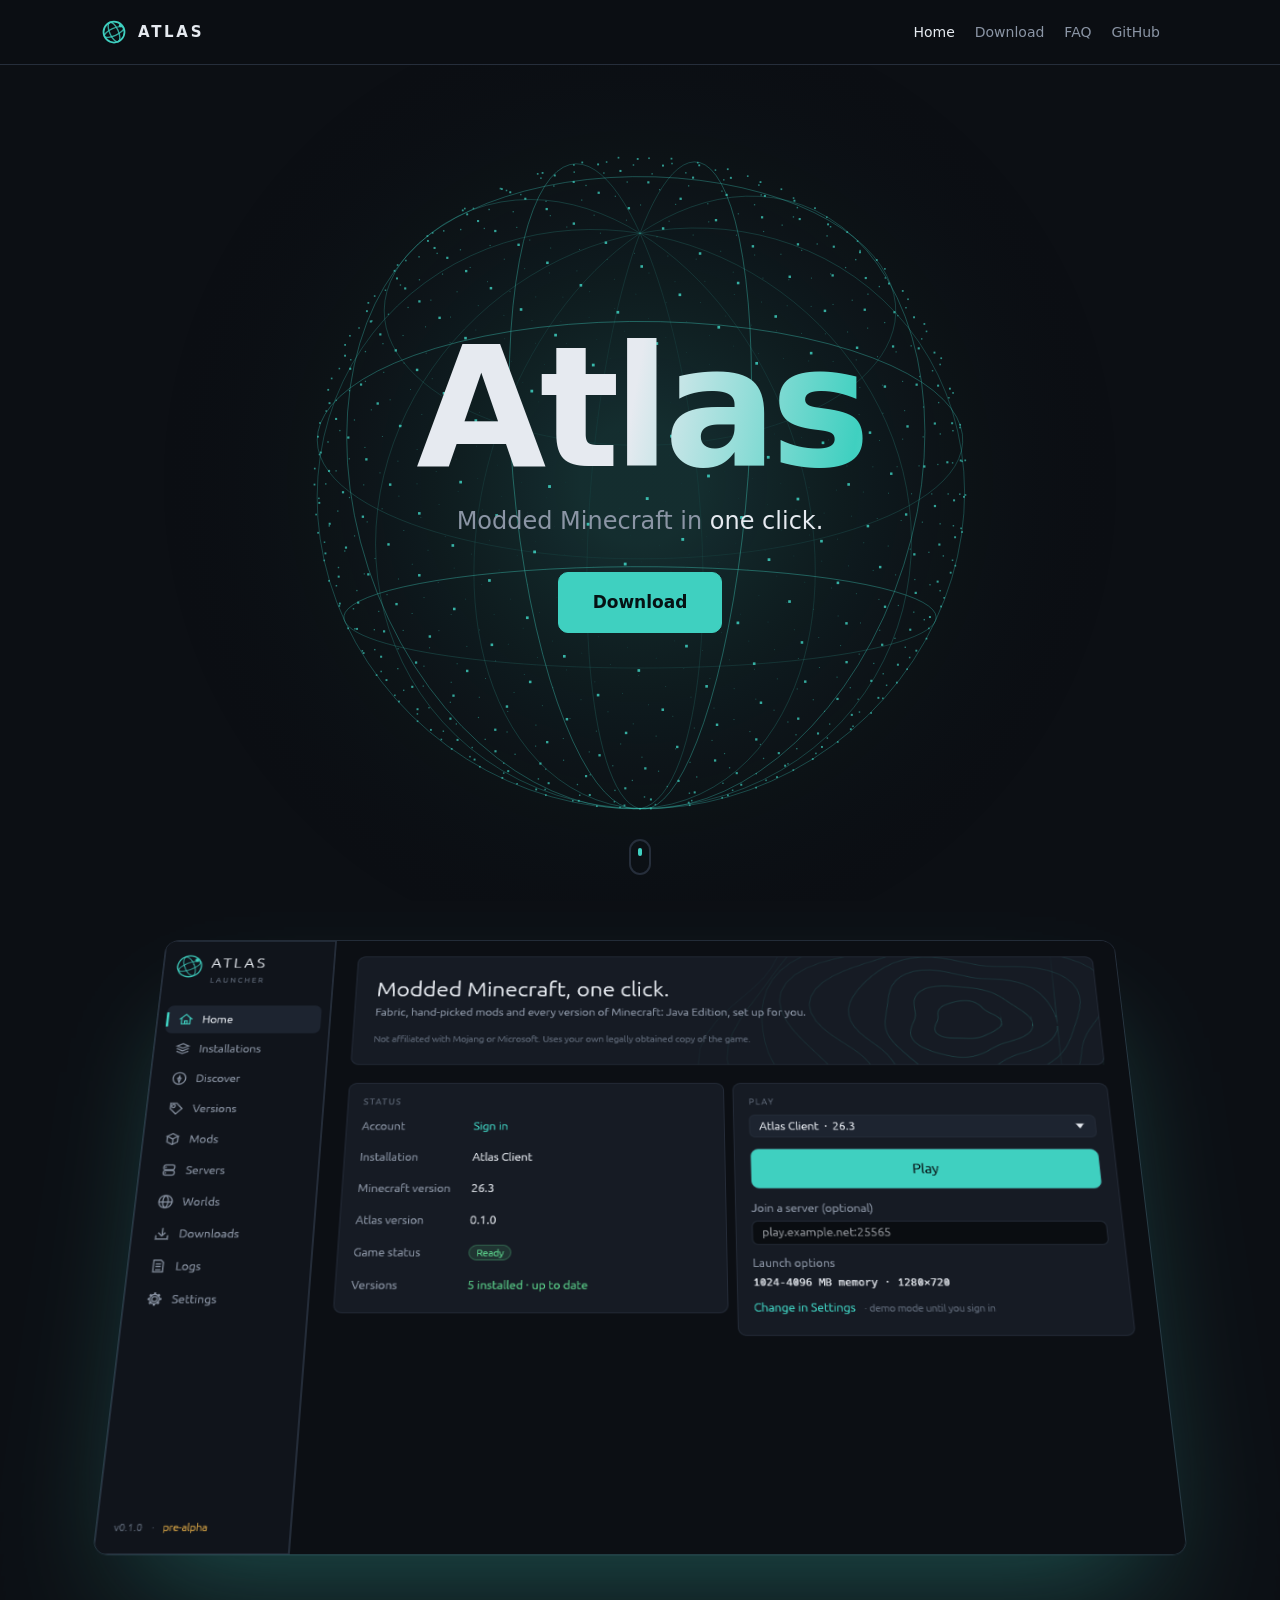
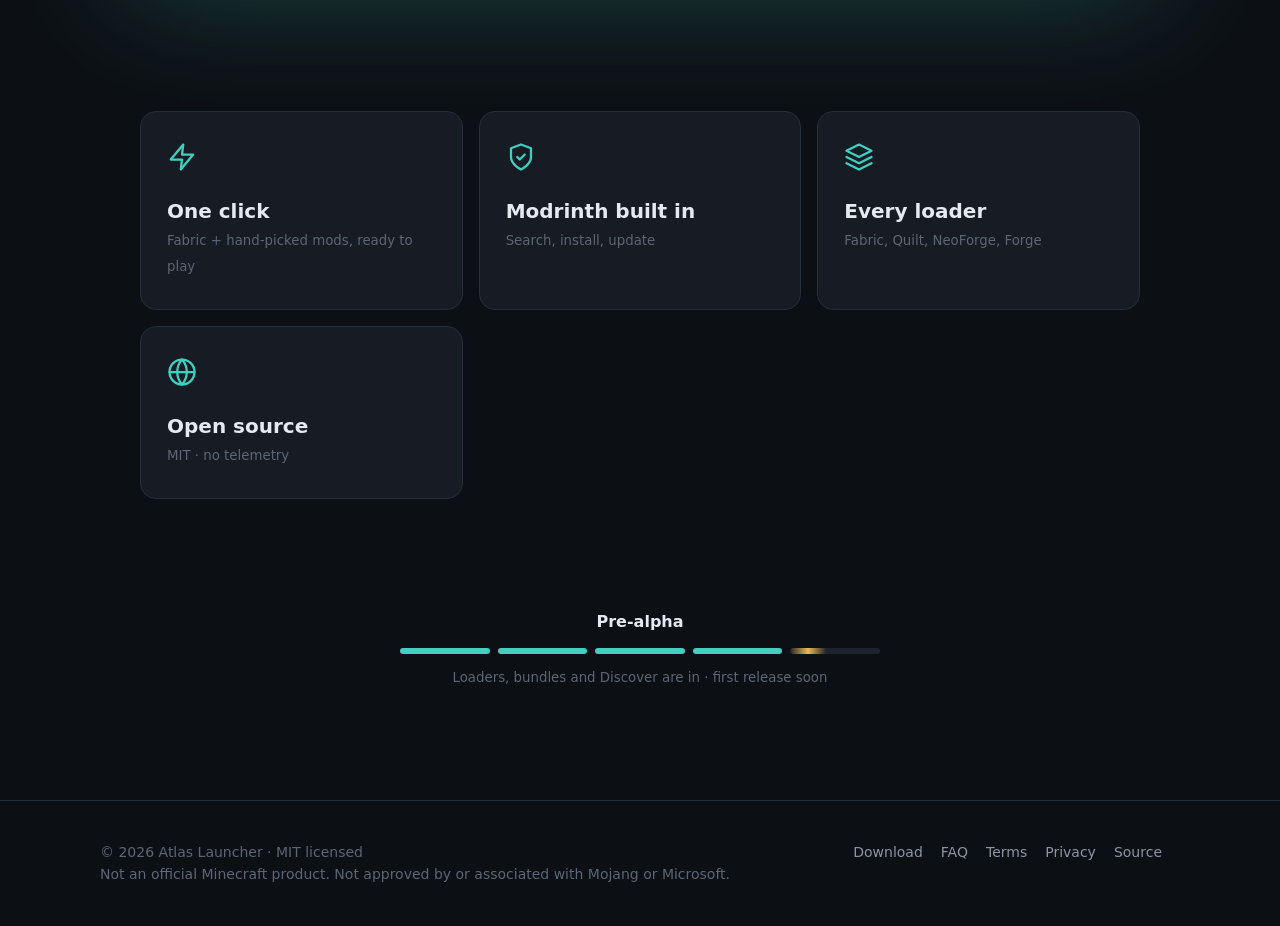
<file: index.html>
<!doctype html>
<html lang="en">
<head>
<meta charset="utf-8">
<meta name="viewport" content="width=device-width,initial-scale=1">
<title>Atlas Launcher</title>
<meta name="description" content="Modded Minecraft in one click: Fabric, hand-picked mods and every loader, in a fast open-source launcher.">
<meta name="theme-color" content="#0c0f14">
<meta property="og:title" content="Atlas Launcher">
<meta property="og:description" content="Modded Minecraft in one click: Fabric, hand-picked mods and every loader, in a fast open-source launcher.">
<meta property="og:image" content="assets/home.png">
<link rel="icon" href="assets/favicon.svg" type="image/svg+xml">
<link rel="stylesheet" href="assets/style.css">
<script src="assets/site.js" defer></script>
</head>
<body>
<header class="nav"><div class="wrap">
<a class="brand" href="index.html"><svg viewBox="0 0 32 32" fill="none" aria-hidden="true"><circle cx="16" cy="16" r="12" stroke="#3fd0c0" stroke-width="2"/><ellipse cx="16" cy="16" rx="5" ry="12" transform="rotate(-24 16 16)" stroke="#3fd0c0" stroke-opacity=".8" stroke-width="1.6"/><ellipse cx="16" cy="16" rx="12" ry="4.2" transform="rotate(-24 16 16)" stroke="#3fd0c0" stroke-opacity=".8" stroke-width="1.6"/><circle cx="23.5" cy="8.5" r="2" fill="#3fd0c0"/></svg>ATLAS</a>
<button class="menu-btn" aria-expanded="false" aria-label="Menu">Menu</button>
<ul><li><a href="index.html" aria-current="page">Home</a></li><li><a href="download.html">Download</a></li><li><a href="faq.html">FAQ</a></li><li><a href="https://github.com/sayovc/Atlas-Launcher">GitHub</a></li><li><a href="#" data-discord hidden>Discord</a></li></ul>
</div></header>
<main>
<section class="hero2"><canvas id="globe" aria-hidden="true"></canvas>
<div class="inner">
<h1 class="title">Atlas</h1>
<p class="tag">Modded Minecraft in <span class="word" id="word">one click.</span></p>
<a class="btn primary glow magnetic" href="download.html">Download</a>
</div><span class="scroll-hint" aria-hidden="true"></span></section>

<div class="stage"><div class="frame"><img src="assets/home.png" alt="Atlas launcher home screen"></div></div>

<div class="tiles">
<div class="spot"><svg viewBox="0 0 24 24" fill="none" stroke="currentColor" stroke-width="1.8" stroke-linecap="round" stroke-linejoin="round"><path d="M13 2 3 14h9l-1 8 10-12h-9l1-8z"/></svg><b>One click</b><small>Fabric + hand-picked mods, ready to play</small></div>
<div class="spot"><svg viewBox="0 0 24 24" fill="none" stroke="currentColor" stroke-width="1.8" stroke-linecap="round" stroke-linejoin="round"><path d="M12 22s8-4 8-10V5l-8-3-8 3v7c0 6 8 10 8 10z"/><path d="m9 12 2 2 4-4"/></svg><b>Modrinth built in</b><small>Search, install, update</small></div>
<div class="spot"><svg viewBox="0 0 24 24" fill="none" stroke="currentColor" stroke-width="1.8" stroke-linecap="round" stroke-linejoin="round"><path d="M12 2 2 7l10 5 10-5-10-5z"/><path d="m2 17 10 5 10-5"/><path d="m2 12 10 5 10-5"/></svg><b>Every loader</b><small>Fabric, Quilt, NeoForge, Forge</small></div>
<div class="spot"><svg viewBox="0 0 24 24" fill="none" stroke="currentColor" stroke-width="1.8" stroke-linecap="round" stroke-linejoin="round"><circle cx="12" cy="12" r="10"/><path d="M2 12h20"/><path d="M12 2a15 15 0 0 1 0 20 15 15 0 0 1 0-20z"/></svg><b>Open source</b><small>MIT · no telemetry</small></div>
</div>

<div class="progress"><b>Pre-alpha</b>
<div class="bar"><i class="done"></i><i class="done"></i><i class="done"></i><i class="done"></i><i class="now"></i></div>
<small>Loaders, bundles and Discover are in · first release soon</small></div>
<script src="assets/globe.js" defer></script>
<script>
(() => {
  const words = ["one click.", "seconds.", "any version.", "the open."];
  const el = document.getElementById("word"); let i = 0;
  if (matchMedia("(prefers-reduced-motion: reduce)").matches) return;
  setInterval(() => { i = (i + 1) % words.length; el.textContent = words[i];
    el.style.animation = "none"; void el.offsetWidth; el.style.animation = ""; }, 2200);
})();
</script>

</main>
<footer><div class="wrap">
<div>© <span data-year>2026</span> Atlas Launcher · MIT licensed<br>Not an official Minecraft product. Not approved by or associated with Mojang or Microsoft.</div>
<ul><li><a href="download.html">Download</a></li><li><a href="faq.html">FAQ</a></li><li><a href="terms.html">Terms</a></li><li><a href="privacy.html">Privacy</a></li><li><a href="https://github.com/sayovc/Atlas-Launcher">Source</a></li><li><a href="#" data-discord hidden>Discord</a></li></ul>
</div></footer>
</body>
</html>
</file>
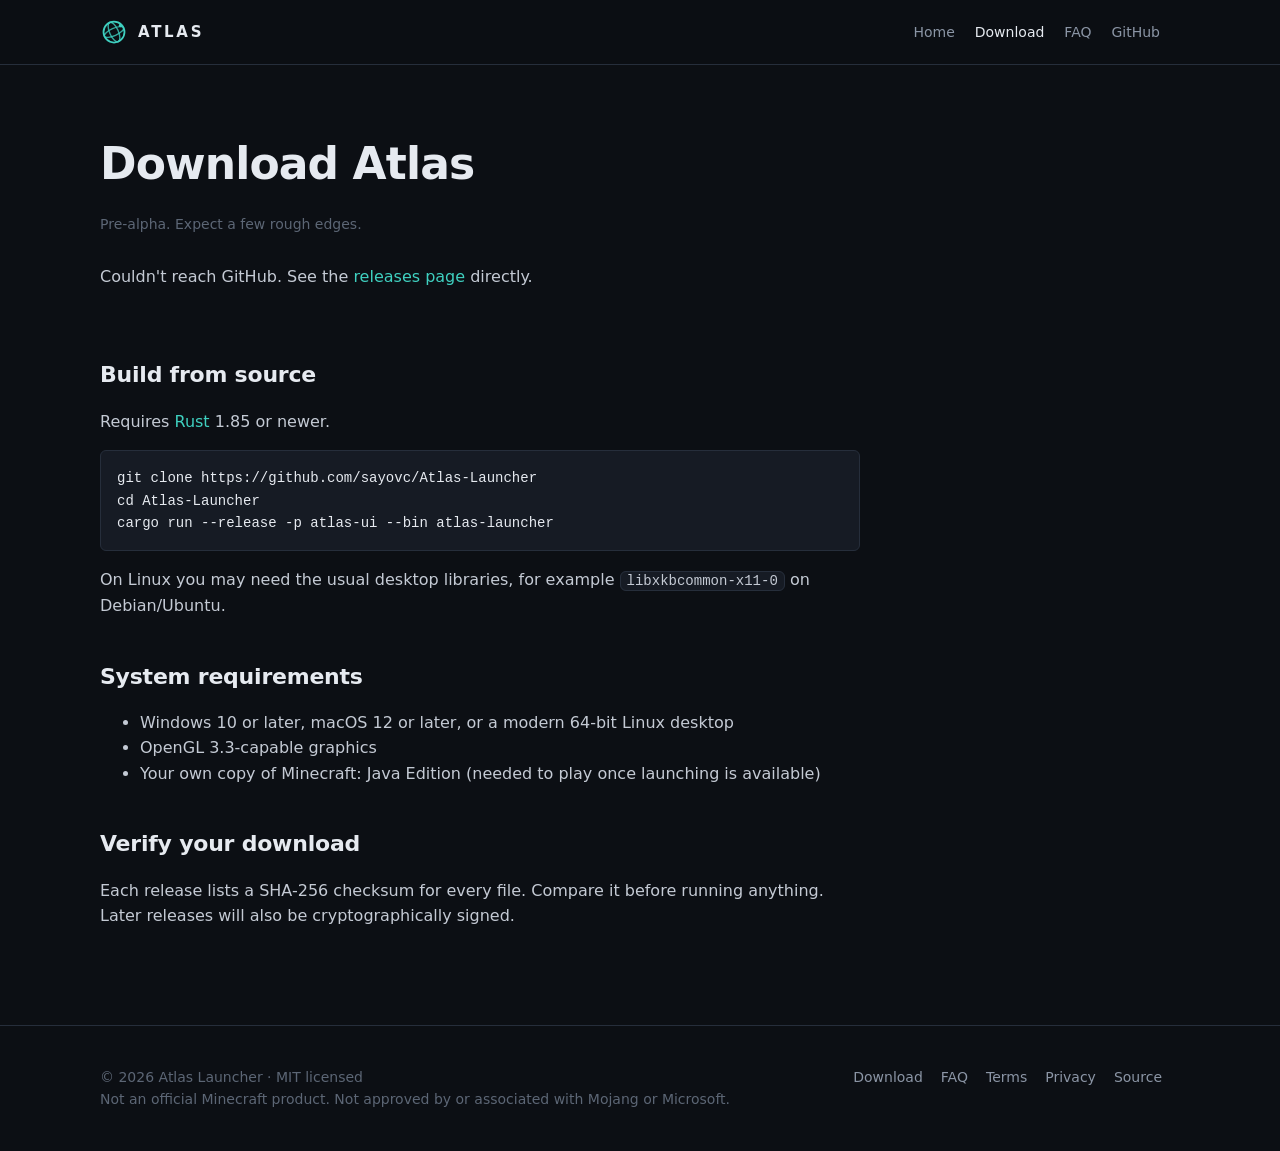
<file: download.html>
<!doctype html>
<html lang="en">
<head>
<meta charset="utf-8">
<meta name="viewport" content="width=device-width,initial-scale=1">
<title>Download — Atlas Launcher</title>
<meta name="description" content="Download Atlas Launcher for Windows, macOS and Linux.">
<meta name="theme-color" content="#0c0f14">
<meta property="og:title" content="Download — Atlas Launcher">
<meta property="og:description" content="Download Atlas Launcher for Windows, macOS and Linux.">
<meta property="og:image" content="assets/home.png">
<link rel="icon" href="assets/favicon.svg" type="image/svg+xml">
<link rel="stylesheet" href="assets/style.css">
<script src="assets/site.js" defer></script>
</head>
<body>
<header class="nav"><div class="wrap">
<a class="brand" href="index.html"><svg viewBox="0 0 32 32" fill="none" aria-hidden="true"><circle cx="16" cy="16" r="12" stroke="#3fd0c0" stroke-width="2"/><ellipse cx="16" cy="16" rx="5" ry="12" transform="rotate(-24 16 16)" stroke="#3fd0c0" stroke-opacity=".8" stroke-width="1.6"/><ellipse cx="16" cy="16" rx="12" ry="4.2" transform="rotate(-24 16 16)" stroke="#3fd0c0" stroke-opacity=".8" stroke-width="1.6"/><circle cx="23.5" cy="8.5" r="2" fill="#3fd0c0"/></svg>ATLAS</a>
<button class="menu-btn" aria-expanded="false" aria-label="Menu">Menu</button>
<ul><li><a href="index.html">Home</a></li><li><a href="download.html" aria-current="page">Download</a></li><li><a href="faq.html">FAQ</a></li><li><a href="https://github.com/sayovc/Atlas-Launcher">GitHub</a></li><li><a href="#" data-discord hidden>Discord</a></li></ul>
</div></header>
<main>
<div class="page"><div class="wrap"><div class="prose">
<h1>Download Atlas</h1>
<p class="meta">Pre-alpha. Expect a few rough edges.</p>
</div>
<div id="release-status" class="prose" style="margin-top:28px"><p>Checking for the latest release…</p></div>
<div class="dl-grid" id="dl-grid" hidden></div>
<div class="prose">
<h2>Build from source</h2>
<p>Requires <a href="https://rustup.rs">Rust</a> 1.85 or newer.</p>
<pre>git clone https://github.com/sayovc/Atlas-Launcher
cd Atlas-Launcher
cargo run --release -p atlas-ui --bin atlas-launcher</pre>
<p>On Linux you may need the usual desktop libraries, for example <code>libxkbcommon-x11-0</code> on Debian/Ubuntu.</p>
<h2>System requirements</h2>
<ul><li>Windows 10 or later, macOS 12 or later, or a modern 64-bit Linux desktop</li><li>OpenGL 3.3-capable graphics</li><li>Your own copy of Minecraft: Java Edition (needed to play once launching is available)</li></ul>
<h2>Verify your download</h2>
<p>Each release lists a SHA-256 checksum for every file. Compare it before running anything. Later releases will also be cryptographically signed.</p>
</div></div></div>
<script>
(async () => {
  const status = document.getElementById("release-status");
  const grid = document.getElementById("dl-grid");
  const ua = navigator.userAgent.toLowerCase();
  const mine = ua.includes("win") ? "windows" : ua.includes("mac") ? "macos" : ua.includes("linux") ? "linux" : "";
  try {
    const r = await fetch("https://api.github.com/repos/sayovc/Atlas-Launcher/releases/latest", { headers: { Accept: "application/vnd.github+json" } });
    if (r.status === 404) { status.innerHTML = "<p><strong>No release has been published yet.</strong> You can build Atlas from source below, or watch the <a href=\"https://github.com/sayovc/Atlas-Launcher/releases\">releases page</a>.</p>"; return; }
    if (!r.ok) throw new Error(r.status);
    const rel = await r.json();
    const groups = { windows: [], macos: [], linux: [], other: [] };
    for (const a of rel.assets) {
      const n = a.name.toLowerCase();
      const k = /windows|\.exe|\.msi|win64/.test(n) ? "windows" : /macos|darwin|\.dmg/.test(n) ? "macos" : /linux|\.appimage|\.deb|\.rpm/.test(n) ? "linux" : "other";
      groups[k].push(a);
    }
    const label = { windows: "Windows", macos: "macOS", linux: "Linux", other: "Other files" };
    status.innerHTML = `<p>Latest release: <a href="${rel.html_url}">${rel.name || rel.tag_name}</a> · ${new Date(rel.published_at).toLocaleDateString()}</p>`;
    for (const k of ["windows", "macos", "linux", "other"]) {
      if (!groups[k].length && k === "other") continue;
      const div = document.createElement("div");
      div.className = "dl" + (k === mine ? " recommended" : "");
      const files = groups[k].length
        ? groups[k].map(a => `<a href="${a.browser_download_url}">${a.name}</a> <span class="muted">${(a.size/1048576).toFixed(1)} MB</span>`).join("<br>")
        : `<span class="muted">No build for this platform in this release.</span>`;
      div.innerHTML = `<div class="os">${label[k]}${k === mine ? ' <span class="pill done">Your system</span>' : ""}</div><div class="files">${files}</div>`;
      grid.appendChild(div);
    }
    grid.hidden = false;
  } catch (e) {
    status.innerHTML = "<p>Couldn't reach GitHub. See the <a href=\"https://github.com/sayovc/Atlas-Launcher/releases\">releases page</a> directly.</p>";
  }
})();
</script>

</main>
<footer><div class="wrap">
<div>© <span data-year>2026</span> Atlas Launcher · MIT licensed<br>Not an official Minecraft product. Not approved by or associated with Mojang or Microsoft.</div>
<ul><li><a href="download.html">Download</a></li><li><a href="faq.html">FAQ</a></li><li><a href="terms.html">Terms</a></li><li><a href="privacy.html">Privacy</a></li><li><a href="https://github.com/sayovc/Atlas-Launcher">Source</a></li><li><a href="#" data-discord hidden>Discord</a></li></ul>
</div></footer>
</body>
</html>
</file>
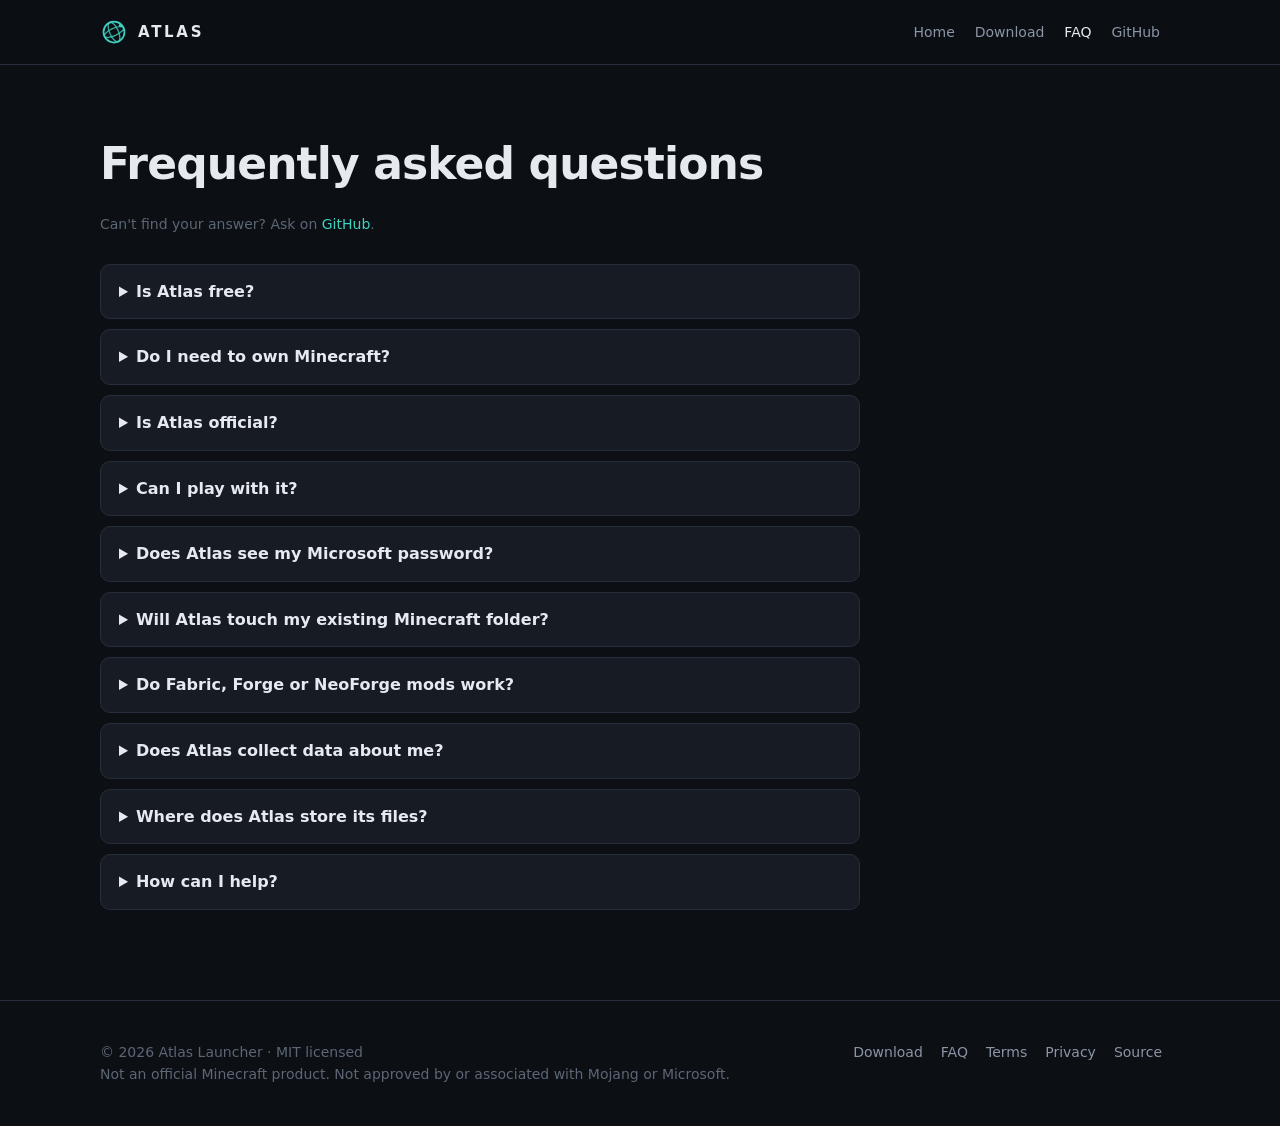
<file: faq.html>
<!doctype html>
<html lang="en">
<head>
<meta charset="utf-8">
<meta name="viewport" content="width=device-width,initial-scale=1">
<title>FAQ — Atlas Launcher</title>
<meta name="description" content="Frequently asked questions about Atlas Launcher.">
<meta name="theme-color" content="#0c0f14">
<meta property="og:title" content="FAQ — Atlas Launcher">
<meta property="og:description" content="Frequently asked questions about Atlas Launcher.">
<meta property="og:image" content="assets/home.png">
<link rel="icon" href="assets/favicon.svg" type="image/svg+xml">
<link rel="stylesheet" href="assets/style.css">
<script src="assets/site.js" defer></script>
</head>
<body>
<header class="nav"><div class="wrap">
<a class="brand" href="index.html"><svg viewBox="0 0 32 32" fill="none" aria-hidden="true"><circle cx="16" cy="16" r="12" stroke="#3fd0c0" stroke-width="2"/><ellipse cx="16" cy="16" rx="5" ry="12" transform="rotate(-24 16 16)" stroke="#3fd0c0" stroke-opacity=".8" stroke-width="1.6"/><ellipse cx="16" cy="16" rx="12" ry="4.2" transform="rotate(-24 16 16)" stroke="#3fd0c0" stroke-opacity=".8" stroke-width="1.6"/><circle cx="23.5" cy="8.5" r="2" fill="#3fd0c0"/></svg>ATLAS</a>
<button class="menu-btn" aria-expanded="false" aria-label="Menu">Menu</button>
<ul><li><a href="index.html">Home</a></li><li><a href="download.html">Download</a></li><li><a href="faq.html" aria-current="page">FAQ</a></li><li><a href="https://github.com/sayovc/Atlas-Launcher">GitHub</a></li><li><a href="#" data-discord hidden>Discord</a></li></ul>
</div></header>
<main>
<div class="page"><div class="wrap"><div class="prose"><h1>Frequently asked questions</h1><p class="meta">Can't find your answer? Ask on <a href="https://github.com/sayovc/Atlas-Launcher/issues">GitHub</a>.</p><details><summary>Is Atlas free?</summary><p>Yes. Atlas is free and open source under the MIT license.</p></details><details><summary>Do I need to own Minecraft?</summary><p>Yes. Atlas is a launcher, not a copy of the game. To play you need Minecraft: Java Edition on a Microsoft account that owns it. Atlas includes no Mojang game files; it downloads them from Mojang's official servers or reuses files you already have.</p></details><details><summary>Is Atlas official?</summary><p>No. Atlas is an independent project. It isn't made, approved or supported by Mojang or Microsoft, and it isn't affiliated with any other launcher.</p></details><details><summary>Can I play with it?</summary><p>Yes. Atlas installs the game, downloads the right Java and launches it. Until Microsoft sign-in is switched on for Atlas, games start in demo mode.</p></details><details><summary>Does Atlas see my Microsoft password?</summary><p>No. You sign in on Microsoft's own page in your browser. Atlas only gets a token, and it's kept in your system's keychain (Credential Manager, Keychain, or Secret Service on Linux), never in a plain file.</p></details><details><summary>Will Atlas touch my existing Minecraft folder?</summary><p>Atlas keeps all of its data in its own folder. It may read your existing Minecraft folder to reuse files it can verify, but it never writes to or deletes from another launcher's folders.</p></details><details><summary>Do Fabric, Forge or NeoForge mods work?</summary><p>Yes. Atlas installs Fabric, Quilt, NeoForge and Forge for you, and the Discover page finds mods on Modrinth that fit your version and loader. Or just hit Create & play for a ready-made Fabric setup.</p></details><details><summary>Does Atlas collect data about me?</summary><p>No. Atlas has no telemetry, analytics or ads. See the <a href="privacy.html">privacy policy</a>.</p></details><details><summary>Where does Atlas store its files?</summary><p>In your platform's standard app-data folder: <code>%APPDATA%\\AtlasLauncher</code> on Windows, <code>~/Library/Application Support/AtlasLauncher</code> on macOS, and <code>~/.local/share/atlaslauncher</code> on Linux. You can move it from Settings → Advanced.</p></details><details><summary>How can I help?</summary><p>Report bugs or suggest features on <a href="https://github.com/sayovc/Atlas-Launcher/issues">GitHub Issues</a>, or contribute code by pull request.</p></details></div></div></div>
</main>
<footer><div class="wrap">
<div>© <span data-year>2026</span> Atlas Launcher · MIT licensed<br>Not an official Minecraft product. Not approved by or associated with Mojang or Microsoft.</div>
<ul><li><a href="download.html">Download</a></li><li><a href="faq.html">FAQ</a></li><li><a href="terms.html">Terms</a></li><li><a href="privacy.html">Privacy</a></li><li><a href="https://github.com/sayovc/Atlas-Launcher">Source</a></li><li><a href="#" data-discord hidden>Discord</a></li></ul>
</div></footer>
</body>
</html>
</file>
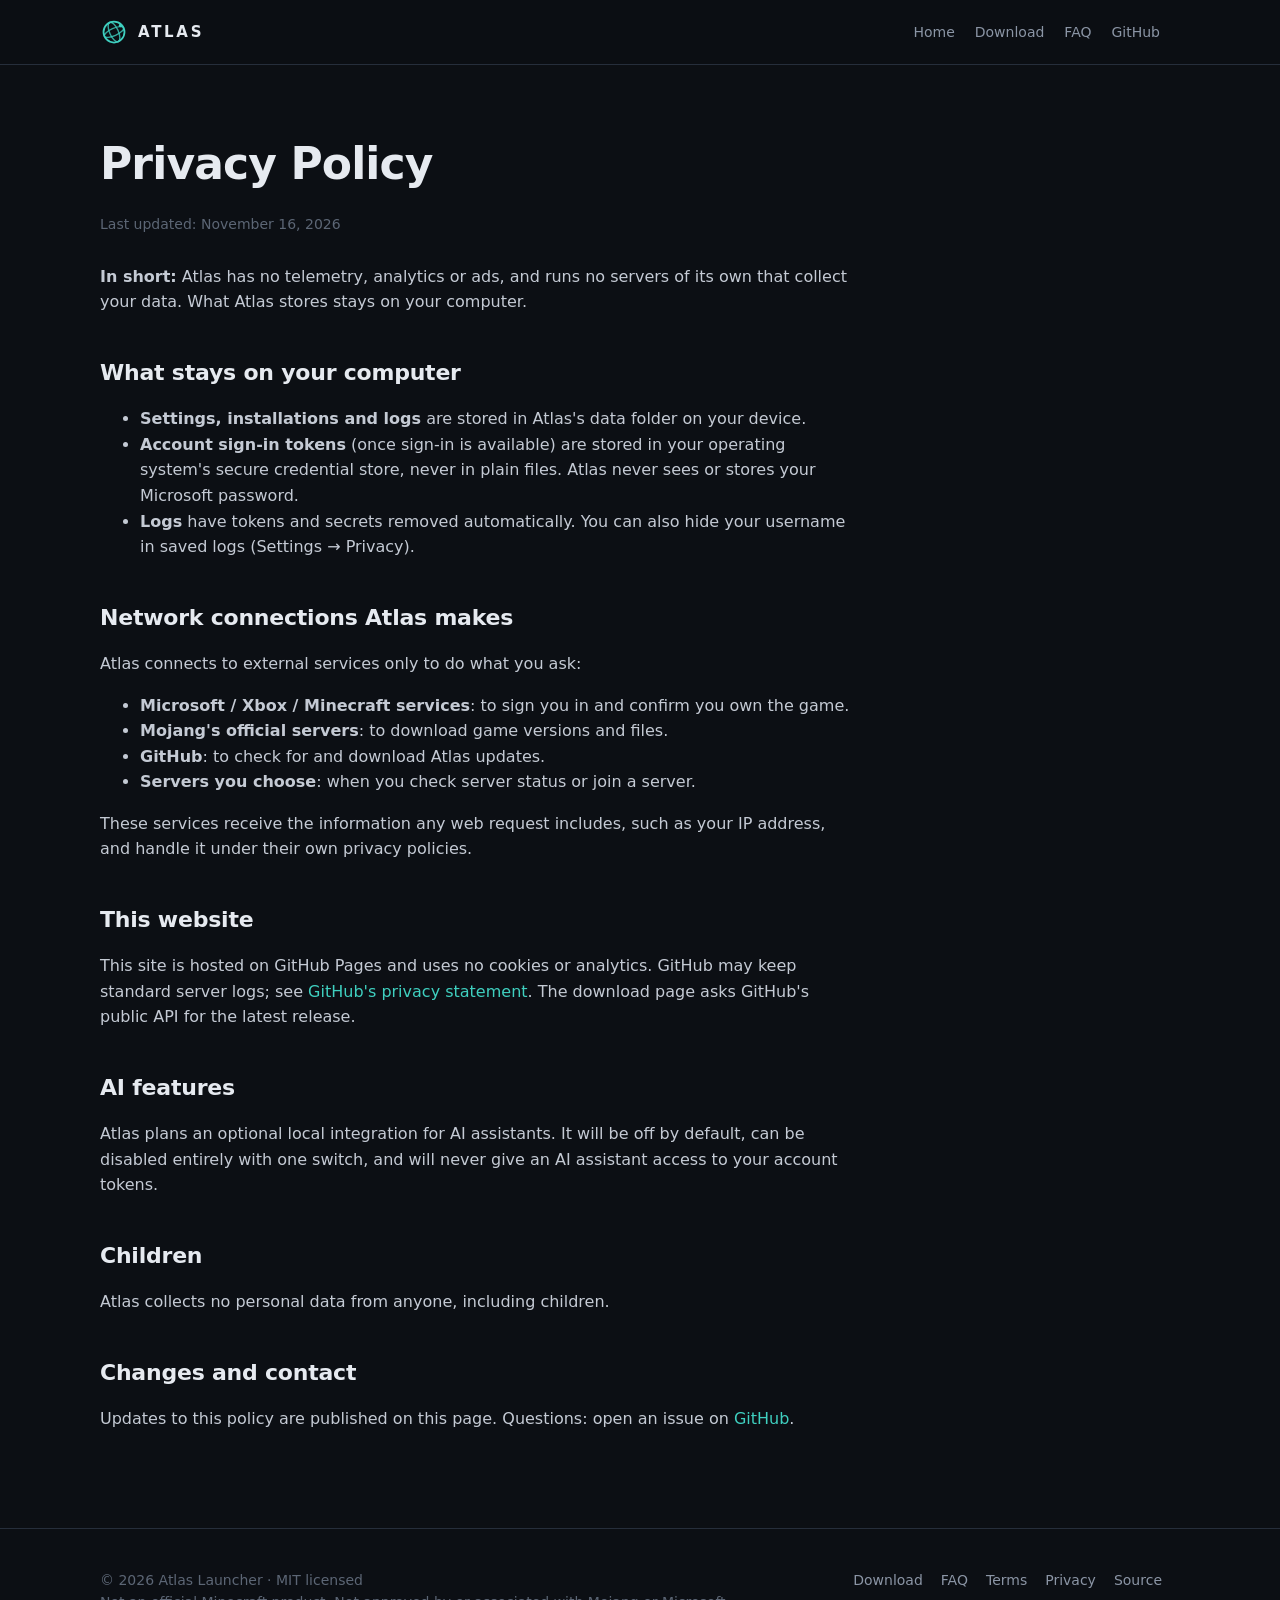
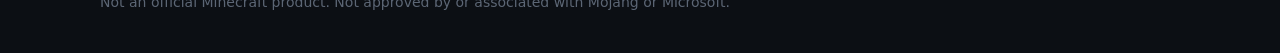
<file: privacy.html>
<!doctype html>
<html lang="en">
<head>
<meta charset="utf-8">
<meta name="viewport" content="width=device-width,initial-scale=1">
<title>Privacy Policy — Atlas Launcher</title>
<meta name="description" content="How Atlas Launcher handles your data.">
<meta name="theme-color" content="#0c0f14">
<meta property="og:title" content="Privacy Policy — Atlas Launcher">
<meta property="og:description" content="How Atlas Launcher handles your data.">
<meta property="og:image" content="assets/home.png">
<link rel="icon" href="assets/favicon.svg" type="image/svg+xml">
<link rel="stylesheet" href="assets/style.css">
<script src="assets/site.js" defer></script>
</head>
<body>
<header class="nav"><div class="wrap">
<a class="brand" href="index.html"><svg viewBox="0 0 32 32" fill="none" aria-hidden="true"><circle cx="16" cy="16" r="12" stroke="#3fd0c0" stroke-width="2"/><ellipse cx="16" cy="16" rx="5" ry="12" transform="rotate(-24 16 16)" stroke="#3fd0c0" stroke-opacity=".8" stroke-width="1.6"/><ellipse cx="16" cy="16" rx="12" ry="4.2" transform="rotate(-24 16 16)" stroke="#3fd0c0" stroke-opacity=".8" stroke-width="1.6"/><circle cx="23.5" cy="8.5" r="2" fill="#3fd0c0"/></svg>ATLAS</a>
<button class="menu-btn" aria-expanded="false" aria-label="Menu">Menu</button>
<ul><li><a href="index.html">Home</a></li><li><a href="download.html">Download</a></li><li><a href="faq.html">FAQ</a></li><li><a href="https://github.com/sayovc/Atlas-Launcher">GitHub</a></li><li><a href="#" data-discord hidden>Discord</a></li></ul>
</div></header>
<main>
<div class="page"><div class="wrap"><div class="prose">
<h1>Privacy Policy</h1>
<p class="meta">Last updated: November 16, 2026</p>
<p><strong>In short:</strong> Atlas has no telemetry, analytics or ads, and runs no servers of its own that collect your data. What Atlas stores stays on your computer.</p>
<h2>What stays on your computer</h2>
<ul>
<li><strong>Settings, installations and logs</strong> are stored in Atlas's data folder on your device.</li>
<li><strong>Account sign-in tokens</strong> (once sign-in is available) are stored in your operating system's secure credential store, never in plain files. Atlas never sees or stores your Microsoft password.</li>
<li><strong>Logs</strong> have tokens and secrets removed automatically. You can also hide your username in saved logs (Settings → Privacy).</li>
</ul>
<h2>Network connections Atlas makes</h2>
<p>Atlas connects to external services only to do what you ask:</p>
<ul>
<li><strong>Microsoft / Xbox / Minecraft services</strong>: to sign you in and confirm you own the game.</li>
<li><strong>Mojang's official servers</strong>: to download game versions and files.</li>
<li><strong>GitHub</strong>: to check for and download Atlas updates.</li>
<li><strong>Servers you choose</strong>: when you check server status or join a server.</li>
</ul>
<p>These services receive the information any web request includes, such as your IP address, and handle it under their own privacy policies.</p>
<h2>This website</h2>
<p>This site is hosted on GitHub Pages and uses no cookies or analytics. GitHub may keep standard server logs; see <a href="https://docs.github.com/en/site-policy/privacy-policies/github-general-privacy-statement">GitHub's privacy statement</a>. The download page asks GitHub's public API for the latest release.</p>
<h2>AI features</h2>
<p>Atlas plans an optional local integration for AI assistants. It will be off by default, can be disabled entirely with one switch, and will never give an AI assistant access to your account tokens.</p>
<h2>Children</h2>
<p>Atlas collects no personal data from anyone, including children.</p>
<h2>Changes and contact</h2>
<p>Updates to this policy are published on this page. Questions: open an issue on <a href="https://github.com/sayovc/Atlas-Launcher/issues">GitHub</a>.</p>
</div></div></div>
</main>
<footer><div class="wrap">
<div>© <span data-year>2026</span> Atlas Launcher · MIT licensed<br>Not an official Minecraft product. Not approved by or associated with Mojang or Microsoft.</div>
<ul><li><a href="download.html">Download</a></li><li><a href="faq.html">FAQ</a></li><li><a href="terms.html">Terms</a></li><li><a href="privacy.html">Privacy</a></li><li><a href="https://github.com/sayovc/Atlas-Launcher">Source</a></li><li><a href="#" data-discord hidden>Discord</a></li></ul>
</div></footer>
</body>
</html>
</file>
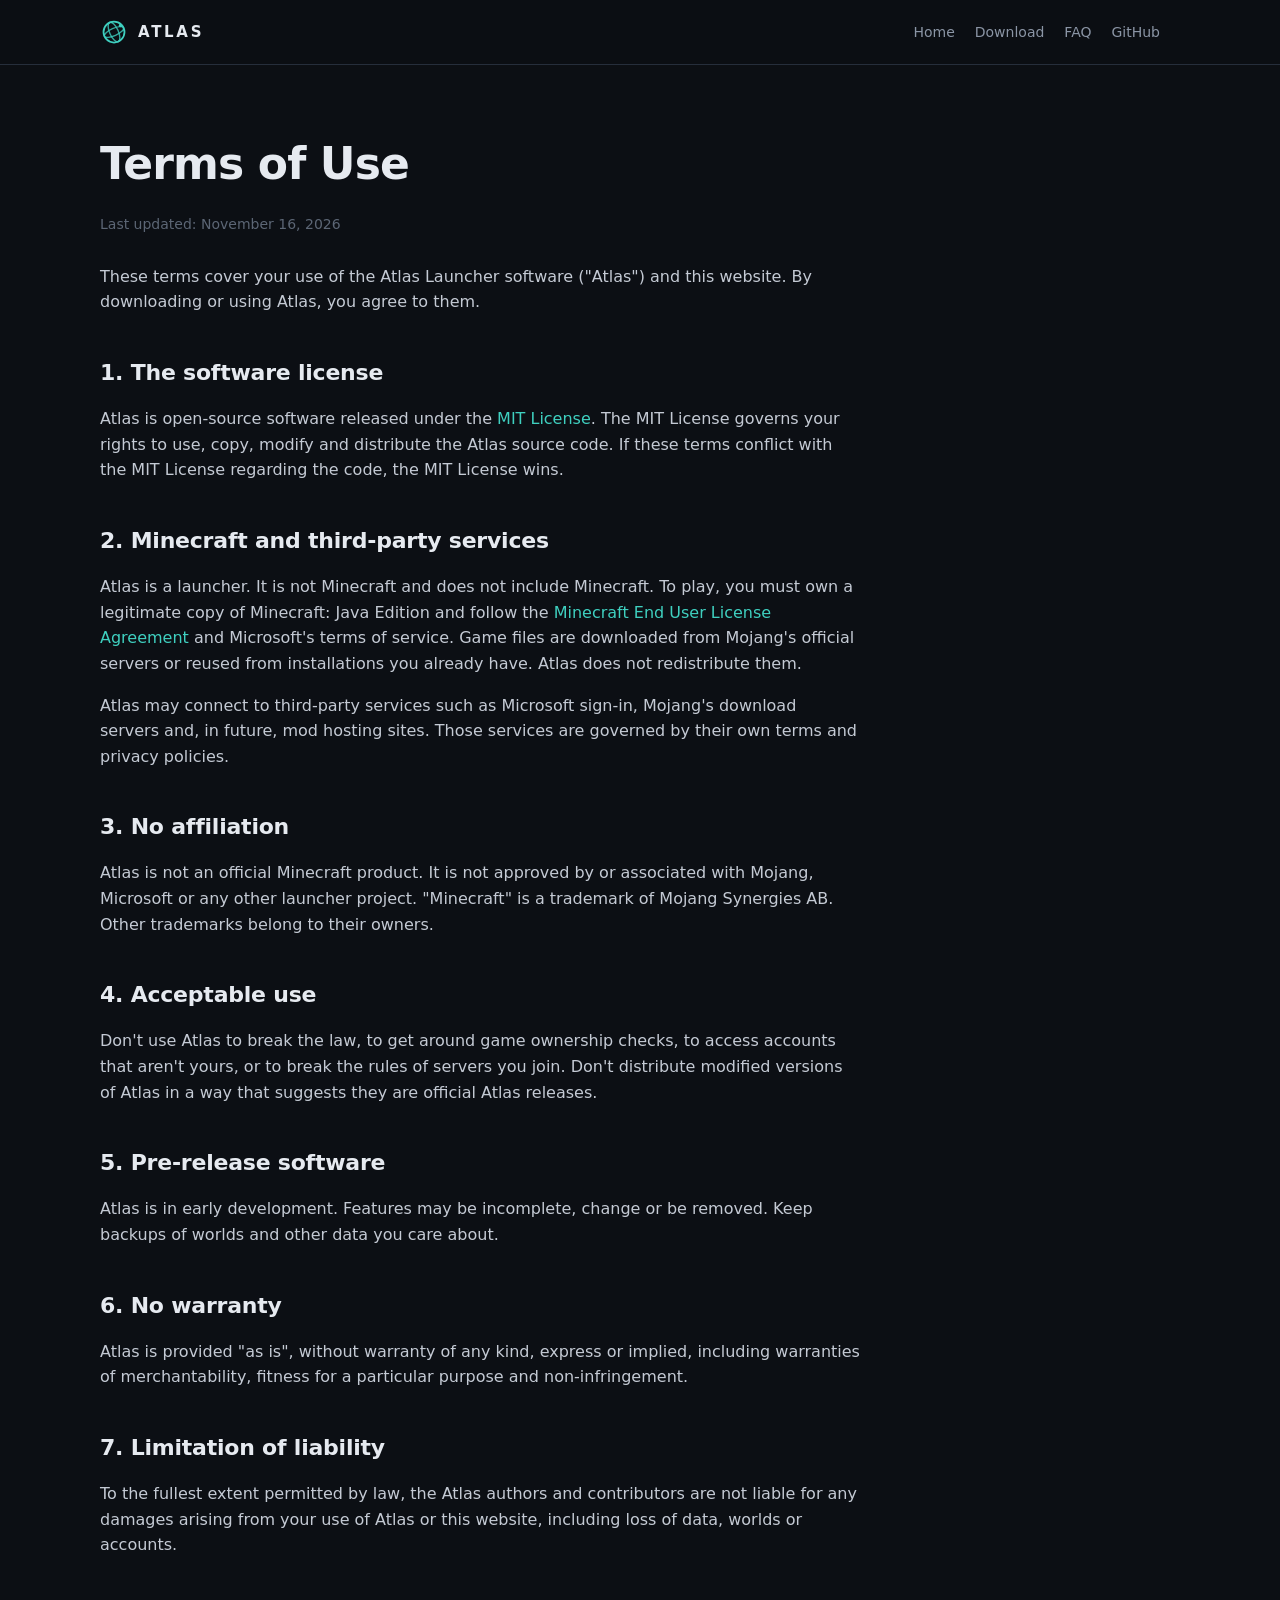
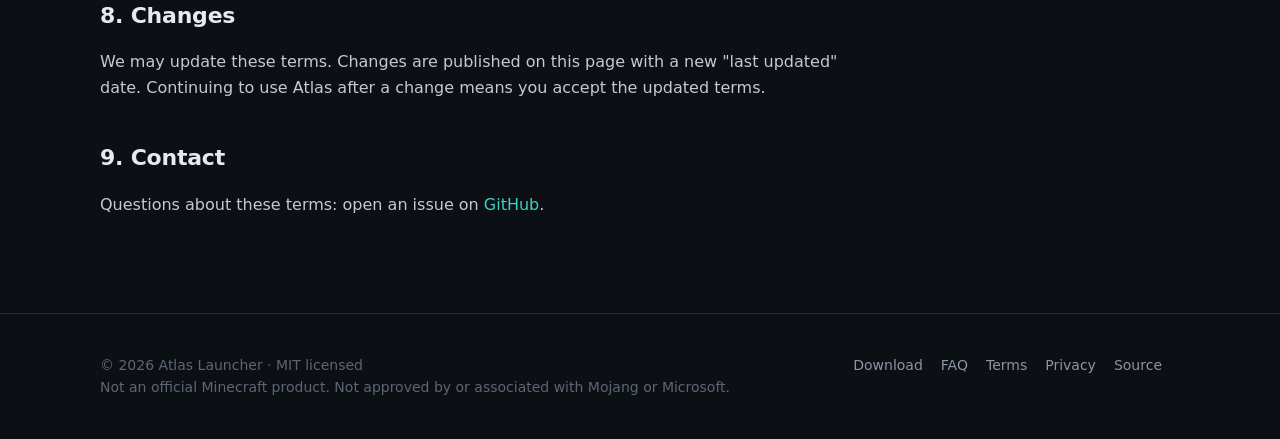
<file: terms.html>
<!doctype html>
<html lang="en">
<head>
<meta charset="utf-8">
<meta name="viewport" content="width=device-width,initial-scale=1">
<title>Terms of Use — Atlas Launcher</title>
<meta name="description" content="Terms of use for Atlas Launcher.">
<meta name="theme-color" content="#0c0f14">
<meta property="og:title" content="Terms of Use — Atlas Launcher">
<meta property="og:description" content="Terms of use for Atlas Launcher.">
<meta property="og:image" content="assets/home.png">
<link rel="icon" href="assets/favicon.svg" type="image/svg+xml">
<link rel="stylesheet" href="assets/style.css">
<script src="assets/site.js" defer></script>
</head>
<body>
<header class="nav"><div class="wrap">
<a class="brand" href="index.html"><svg viewBox="0 0 32 32" fill="none" aria-hidden="true"><circle cx="16" cy="16" r="12" stroke="#3fd0c0" stroke-width="2"/><ellipse cx="16" cy="16" rx="5" ry="12" transform="rotate(-24 16 16)" stroke="#3fd0c0" stroke-opacity=".8" stroke-width="1.6"/><ellipse cx="16" cy="16" rx="12" ry="4.2" transform="rotate(-24 16 16)" stroke="#3fd0c0" stroke-opacity=".8" stroke-width="1.6"/><circle cx="23.5" cy="8.5" r="2" fill="#3fd0c0"/></svg>ATLAS</a>
<button class="menu-btn" aria-expanded="false" aria-label="Menu">Menu</button>
<ul><li><a href="index.html">Home</a></li><li><a href="download.html">Download</a></li><li><a href="faq.html">FAQ</a></li><li><a href="https://github.com/sayovc/Atlas-Launcher">GitHub</a></li><li><a href="#" data-discord hidden>Discord</a></li></ul>
</div></header>
<main>
<div class="page"><div class="wrap"><div class="prose">
<h1>Terms of Use</h1>
<p class="meta">Last updated: November 16, 2026</p>
<p>These terms cover your use of the Atlas Launcher software ("Atlas") and this website. By downloading or using Atlas, you agree to them.</p>
<h2>1. The software license</h2>
<p>Atlas is open-source software released under the <a href="https://github.com/sayovc/Atlas-Launcher/blob/main/LICENSE">MIT License</a>. The MIT License governs your rights to use, copy, modify and distribute the Atlas source code. If these terms conflict with the MIT License regarding the code, the MIT License wins.</p>
<h2>2. Minecraft and third-party services</h2>
<p>Atlas is a launcher. It is not Minecraft and does not include Minecraft. To play, you must own a legitimate copy of Minecraft: Java Edition and follow the <a href="https://www.minecraft.net/eula">Minecraft End User License Agreement</a> and Microsoft's terms of service. Game files are downloaded from Mojang's official servers or reused from installations you already have. Atlas does not redistribute them.</p>
<p>Atlas may connect to third-party services such as Microsoft sign-in, Mojang's download servers and, in future, mod hosting sites. Those services are governed by their own terms and privacy policies.</p>
<h2>3. No affiliation</h2>
<p>Atlas is not an official Minecraft product. It is not approved by or associated with Mojang, Microsoft or any other launcher project. "Minecraft" is a trademark of Mojang Synergies AB. Other trademarks belong to their owners.</p>
<h2>4. Acceptable use</h2>
<p>Don't use Atlas to break the law, to get around game ownership checks, to access accounts that aren't yours, or to break the rules of servers you join. Don't distribute modified versions of Atlas in a way that suggests they are official Atlas releases.</p>
<h2>5. Pre-release software</h2>
<p>Atlas is in early development. Features may be incomplete, change or be removed. Keep backups of worlds and other data you care about.</p>
<h2>6. No warranty</h2>
<p>Atlas is provided "as is", without warranty of any kind, express or implied, including warranties of merchantability, fitness for a particular purpose and non-infringement.</p>
<h2>7. Limitation of liability</h2>
<p>To the fullest extent permitted by law, the Atlas authors and contributors are not liable for any damages arising from your use of Atlas or this website, including loss of data, worlds or accounts.</p>
<h2>8. Changes</h2>
<p>We may update these terms. Changes are published on this page with a new "last updated" date. Continuing to use Atlas after a change means you accept the updated terms.</p>
<h2>9. Contact</h2>
<p>Questions about these terms: open an issue on <a href="https://github.com/sayovc/Atlas-Launcher/issues">GitHub</a>.</p>
</div></div></div>
</main>
<footer><div class="wrap">
<div>© <span data-year>2026</span> Atlas Launcher · MIT licensed<br>Not an official Minecraft product. Not approved by or associated with Mojang or Microsoft.</div>
<ul><li><a href="download.html">Download</a></li><li><a href="faq.html">FAQ</a></li><li><a href="terms.html">Terms</a></li><li><a href="privacy.html">Privacy</a></li><li><a href="https://github.com/sayovc/Atlas-Launcher">Source</a></li><li><a href="#" data-discord hidden>Discord</a></li></ul>
</div></footer>
</body>
</html>
</file>
<file: assets/style.css>
:root{
  --bg:#0c0f14;--bg2:#10141b;--surface:#161b24;--surface-hi:#1d2430;--border:#262e3b;
  --text:#e6eaf0;--dim:#8b95a5;--faint:#5c6675;--accent:#3fd0c0;--accent-ink:#061214;
  --warn:#f2b84b;--radius:12px;--max:1120px;
  --font:"Inter",system-ui,-apple-system,"Segoe UI",Roboto,Ubuntu,sans-serif;
  --mono:"JetBrains Mono",ui-monospace,SFMono-Regular,Menlo,Consolas,monospace;
}
*{box-sizing:border-box}
html{scroll-behavior:smooth}
@media (prefers-reduced-motion:reduce){html{scroll-behavior:auto}*{animation:none!important;transition:none!important}}
body{margin:0;background:var(--bg);color:var(--text);font:16px/1.6 var(--font);-webkit-font-smoothing:antialiased}
a{color:var(--accent);text-decoration:none}a:hover{text-decoration:underline}
img{max-width:100%;display:block}
.wrap{max-width:var(--max);margin:0 auto;padding:0 20px}
/* header */
.nav{position:sticky;top:0;z-index:10;background:rgba(12,15,20,.82);backdrop-filter:blur(10px);border-bottom:1px solid var(--border)}
.nav .wrap{display:flex;align-items:center;gap:24px;height:64px}
.brand{display:flex;align-items:center;gap:10px;color:var(--text);font-weight:700;letter-spacing:.18em;font-size:15px}
.brand:hover{text-decoration:none}
.brand svg{width:28px;height:28px}
.nav ul{display:flex;gap:20px;list-style:none;margin:0 0 0 auto;padding:0}
.nav ul a{color:var(--dim);font-size:14px}.nav ul a:hover,.nav ul a[aria-current]{color:var(--text);text-decoration:none}
.menu-btn{display:none;margin-left:auto;background:none;border:1px solid var(--border);color:var(--text);border-radius:8px;padding:6px 10px;font:inherit}
@media (max-width:760px){
  .menu-btn{display:block}
  .nav ul{display:none;position:absolute;top:64px;left:0;right:0;flex-direction:column;gap:0;background:var(--bg2);border-bottom:1px solid var(--border);padding:8px 20px}
  .nav ul.open{display:flex}.nav ul a{display:block;padding:10px 0}
}
/* buttons */
.btn{display:inline-flex;align-items:center;gap:8px;padding:12px 22px;border-radius:10px;font-weight:600;font-size:15px;border:1px solid var(--border);background:var(--surface-hi);color:var(--text);transition:transform .15s,border-color .15s,background .15s}
.btn:hover{text-decoration:none;border-color:var(--accent);transform:translateY(-1px)}
.btn.primary{background:var(--accent);color:var(--accent-ink);border-color:var(--accent)}
.btn.primary:hover{filter:brightness(1.07)}
.btn[hidden]{display:none}
/* hero */
.hero{position:relative;overflow:hidden;padding:96px 0 72px;border-bottom:1px solid var(--border)}
.hero .contours{position:absolute;right:-160px;top:-40px;width:900px;opacity:.55;pointer-events:none}
.hero h1{font-size:clamp(36px,6vw,64px);line-height:1.05;margin:0 0 18px;letter-spacing:-.02em;max-width:14ch}
.hero p.lead{font-size:clamp(17px,2.2vw,20px);color:var(--dim);max-width:56ch;margin:0 0 30px}
.hero .ctas{display:flex;flex-wrap:wrap;gap:12px}
.badge{display:inline-block;font-size:12px;letter-spacing:.06em;text-transform:uppercase;padding:4px 10px;border-radius:999px;border:1px solid rgba(242,184,75,.45);color:var(--warn);background:rgba(242,184,75,.08);margin-bottom:20px}
.fine{font-size:13px;color:var(--faint);margin-top:22px}
/* sections */
section{padding:72px 0}
.eyebrow{font-size:12px;letter-spacing:.16em;text-transform:uppercase;color:var(--faint);margin:0 0 8px}
h2{font-size:clamp(26px,3.4vw,36px);margin:0 0 14px;letter-spacing:-.01em}
h3{margin:0 0 6px;font-size:18px}
.sub{color:var(--dim);max-width:60ch;margin:0 0 36px}
.grid{display:grid;gap:16px;grid-template-columns:repeat(auto-fit,minmax(300px,1fr))}
.card h3 .pill{vertical-align:middle;margin-left:6px;font-weight:500}
.card{background:var(--surface);border:1px solid var(--border);border-radius:var(--radius);padding:22px}
.card p{margin:0;color:var(--dim);font-size:15px}
.card .icon{width:36px;height:36px;border-radius:9px;display:grid;place-items:center;background:rgba(63,208,192,.1);color:var(--accent);margin-bottom:14px}
.card .icon svg{width:20px;height:20px}
.shot{border-radius:var(--radius);border:1px solid var(--border);box-shadow:0 30px 80px -30px rgba(0,0,0,.8)}
.shots{display:grid;gap:16px;grid-template-columns:2fr 1fr}
.shots .side{display:grid;gap:16px}
@media (max-width:760px){.shots{grid-template-columns:1fr}}
/* roadmap */
.road{display:grid;gap:12px}
.step{display:grid;grid-template-columns:110px 1fr auto;gap:16px;align-items:center;background:var(--surface);border:1px solid var(--border);border-radius:10px;padding:16px 20px}
.step b{font-family:var(--mono);font-size:13px;color:var(--faint)}
.step span.d{color:var(--dim)}
.pill{font-size:12px;padding:3px 10px;border-radius:999px;white-space:nowrap}
.pill.done{color:#5bd18b;border:1px solid rgba(91,209,139,.45);background:rgba(91,209,139,.08)}
.pill.next{color:var(--warn);border:1px solid rgba(242,184,75,.45);background:rgba(242,184,75,.08)}
.pill.later{color:var(--dim);border:1px solid var(--border)}
@media (max-width:620px){.step{grid-template-columns:1fr}}
/* prose pages */
.page{padding:64px 0 80px}
.prose{max-width:760px}
.prose h1{font-size:clamp(30px,4.5vw,44px);margin:0 0 8px;letter-spacing:-.02em}
.prose h2{font-size:22px;margin:40px 0 10px}
.prose p,.prose li{color:#c4cad4}
.prose .meta{color:var(--faint);font-size:14px;margin-bottom:28px}
.prose code,pre{font-family:var(--mono);font-size:14px;background:var(--surface);border:1px solid var(--border);border-radius:6px}
.prose code{padding:1px 6px}
pre{padding:16px;overflow-x:auto;color:var(--text)}
details{background:var(--surface);border:1px solid var(--border);border-radius:10px;padding:14px 18px;margin-bottom:10px}
details summary{cursor:pointer;font-weight:600}
details p{margin:10px 0 0}
.note{border-left:3px solid var(--warn);background:rgba(242,184,75,.06);padding:12px 16px;border-radius:0 8px 8px 0;color:#d9cfb9}
/* downloads */
.dl-grid{display:grid;gap:16px;grid-template-columns:repeat(auto-fit,minmax(260px,1fr));margin:28px 0}
.dl{background:var(--surface);border:1px solid var(--border);border-radius:var(--radius);padding:22px;display:flex;flex-direction:column;gap:10px}
.dl.recommended{border-color:var(--accent);box-shadow:0 0 0 1px var(--accent) inset}
.dl .os{font-weight:700;font-size:18px}
.dl .files{display:flex;flex-direction:column;gap:6px;font-size:14px}
.dl .muted{color:var(--faint);font-size:14px}
/* footer */
footer{border-top:1px solid var(--border);padding:40px 0;color:var(--faint);font-size:14px}
footer .wrap{display:flex;flex-wrap:wrap;gap:24px;justify-content:space-between}
footer ul{list-style:none;display:flex;flex-wrap:wrap;gap:18px;margin:0;padding:0}
footer a{color:var(--dim)}
.reveal{opacity:0;transform:translateY(12px);transition:opacity .6s ease,transform .6s ease}
.reveal.in{opacity:1;transform:none}
/* ---------- home v2 ---------- */
.hero2{position:relative;min-height:calc(100vh - 64px);display:grid;place-items:center;text-align:center;overflow:hidden;padding:40px 20px}
.hero2 canvas{position:absolute;inset:0;width:100%;height:100%;cursor:grab}
.hero2 canvas:active{cursor:grabbing}
.hero2 .inner{position:relative;pointer-events:none}
.hero2 .inner a{pointer-events:auto}
.title{font-size:clamp(64px,14vw,168px);font-weight:800;letter-spacing:-.04em;line-height:.9;margin:0;
  background:linear-gradient(100deg,#e6eaf0 20%,#3fd0c0 40%,#e6eaf0 60%);background-size:250% 100%;
  -webkit-background-clip:text;background-clip:text;color:transparent;animation:shine 6s ease-in-out infinite}
@keyframes shine{0%,100%{background-position:100% 0}50%{background-position:0 0}}
.tag{font-size:clamp(18px,2.4vw,24px);color:var(--dim);margin:18px 0 34px;height:1.5em}
.tag .word{color:var(--text);display:inline-block;animation:wordin .5s ease}
@keyframes wordin{from{opacity:0;transform:translateY(10px);filter:blur(4px)}to{opacity:1;transform:none;filter:none}}
.btn.glow{box-shadow:0 0 0 0 rgba(63,208,192,.5);animation:pulse 2.6s infinite;padding:16px 34px;font-size:17px;transition:transform .2s ease}
@keyframes pulse{0%{box-shadow:0 0 0 0 rgba(63,208,192,.45)}70%{box-shadow:0 0 0 18px rgba(63,208,192,0)}100%{box-shadow:0 0 0 0 rgba(63,208,192,0)}}
.scroll-hint{position:absolute;bottom:26px;left:50%;width:22px;height:36px;margin-left:-11px;border:2px solid var(--border);border-radius:12px}
.scroll-hint::after{content:"";position:absolute;left:50%;top:7px;width:4px;height:8px;margin-left:-2px;border-radius:2px;background:var(--accent);animation:wheel 1.8s infinite}
@keyframes wheel{0%{opacity:0;transform:translateY(0)}30%{opacity:1}100%{opacity:0;transform:translateY(12px)}}
.stage{perspective:1400px;padding:40px 20px 100px}
.stage .frame{max-width:1040px;margin:0 auto;transform:rotateX(18deg) scale(.91);transform-origin:50% 0;transition:transform .25s ease-out;border-radius:14px;
  box-shadow:0 60px 120px -40px rgba(63,208,192,.35),0 0 0 1px var(--border)}
.stage .frame img{border-radius:14px}
.tiles{display:grid;gap:16px;grid-template-columns:repeat(auto-fit,minmax(250px,1fr));max-width:1040px;margin:0 auto;padding:0 20px 110px}
.spot{position:relative;overflow:hidden;background:var(--surface);border:1px solid var(--border);border-radius:16px;padding:30px 26px;transition:transform .25s,border-color .25s}
.spot::before{content:"";position:absolute;inset:0;background:radial-gradient(320px circle at var(--x,50%) var(--y,50%),rgba(63,208,192,.16),transparent 60%);opacity:0;transition:opacity .3s}
.spot:hover{transform:translateY(-4px);border-color:rgba(63,208,192,.45)}.spot:hover::before{opacity:1}
.spot svg{width:30px;height:30px;color:var(--accent);margin-bottom:16px;position:relative}
.spot b{display:block;font-size:20px;position:relative}
.spot small{color:var(--faint);position:relative}
.progress{max-width:520px;margin:0 auto 110px;padding:0 20px;text-align:center}
.bar{display:flex;gap:8px;margin:14px 0 10px}
.bar i{flex:1;height:6px;border-radius:3px;background:var(--surface-hi);position:relative;overflow:hidden}
.bar i.done{background:var(--accent)}
.bar i.now::after{content:"";position:absolute;inset:0;width:40%;background:linear-gradient(90deg,transparent,var(--warn),transparent);animation:slide 1.6s infinite}
@keyframes slide{from{transform:translateX(-100%)}to{transform:translateX(260%)}}
.progress small{color:var(--faint)}
@media (prefers-reduced-motion:reduce){.title{animation:none}.stage .frame{transform:none}}
</file>
